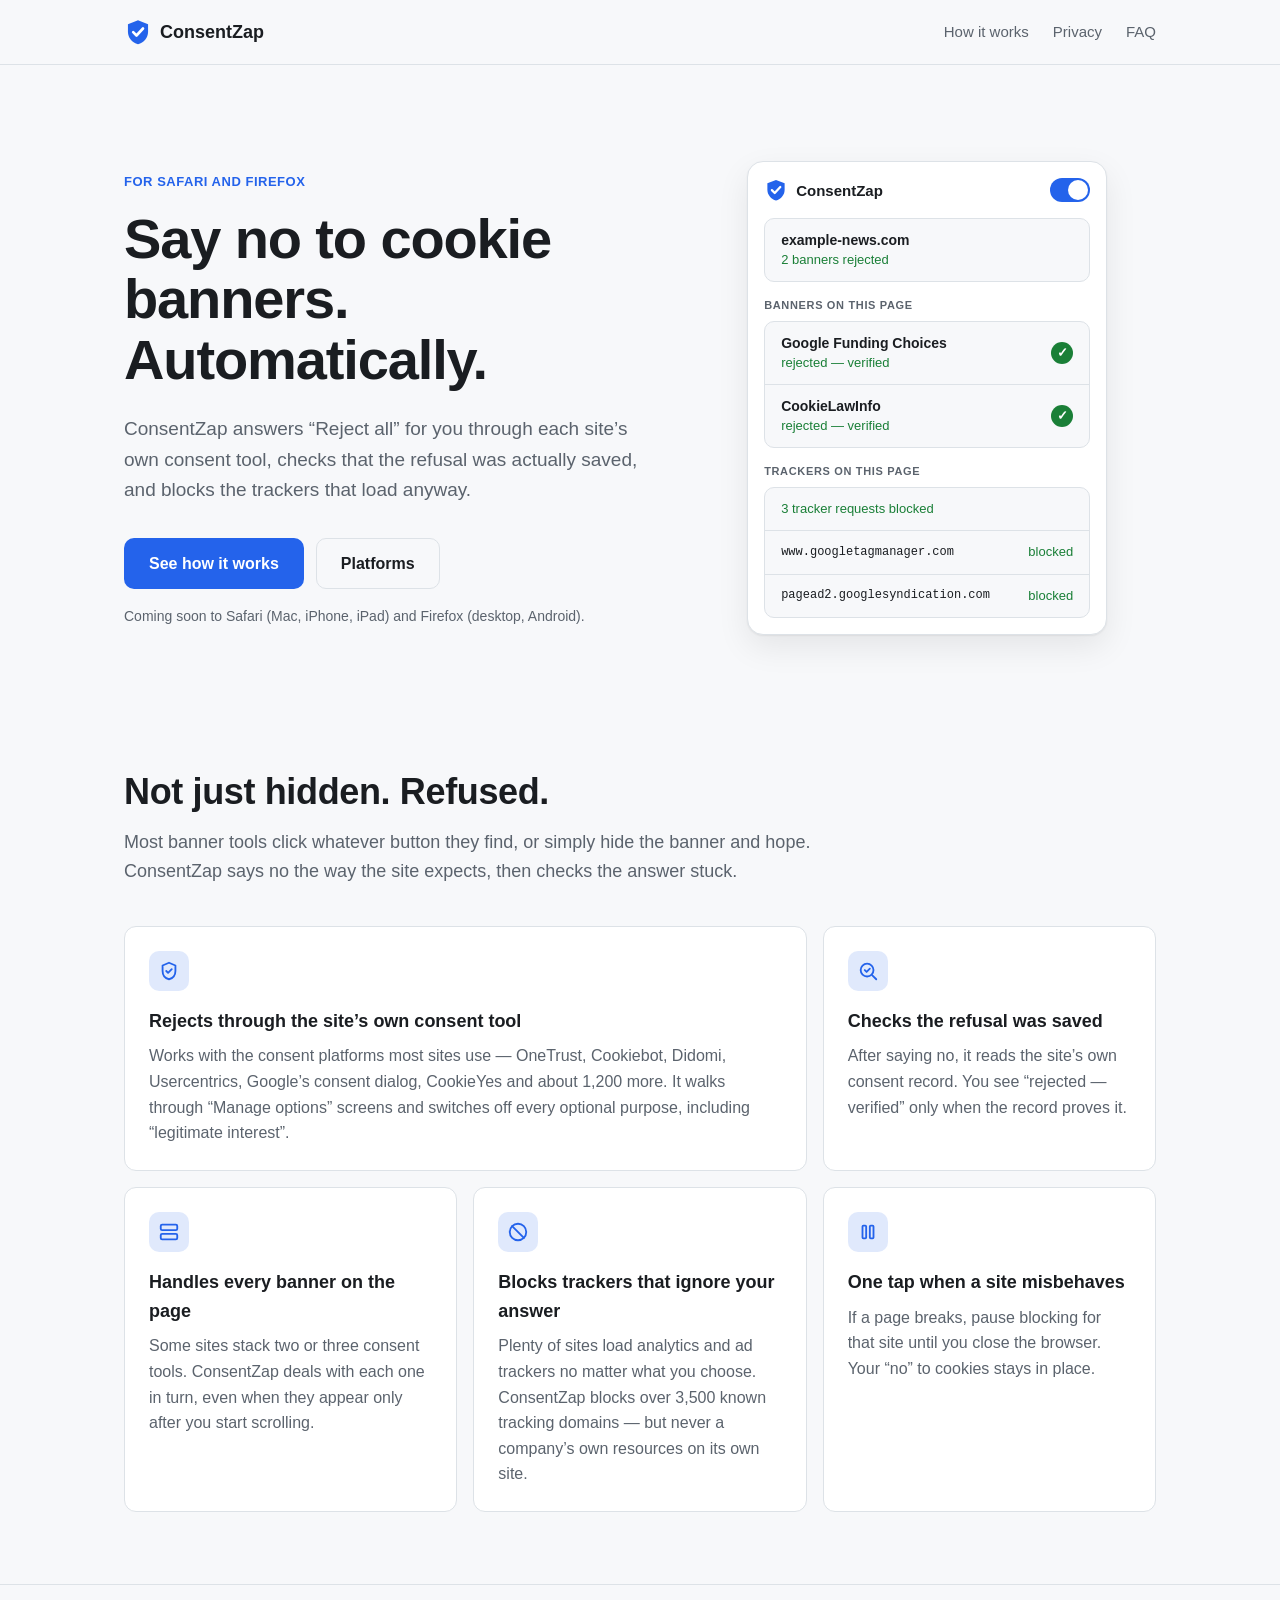
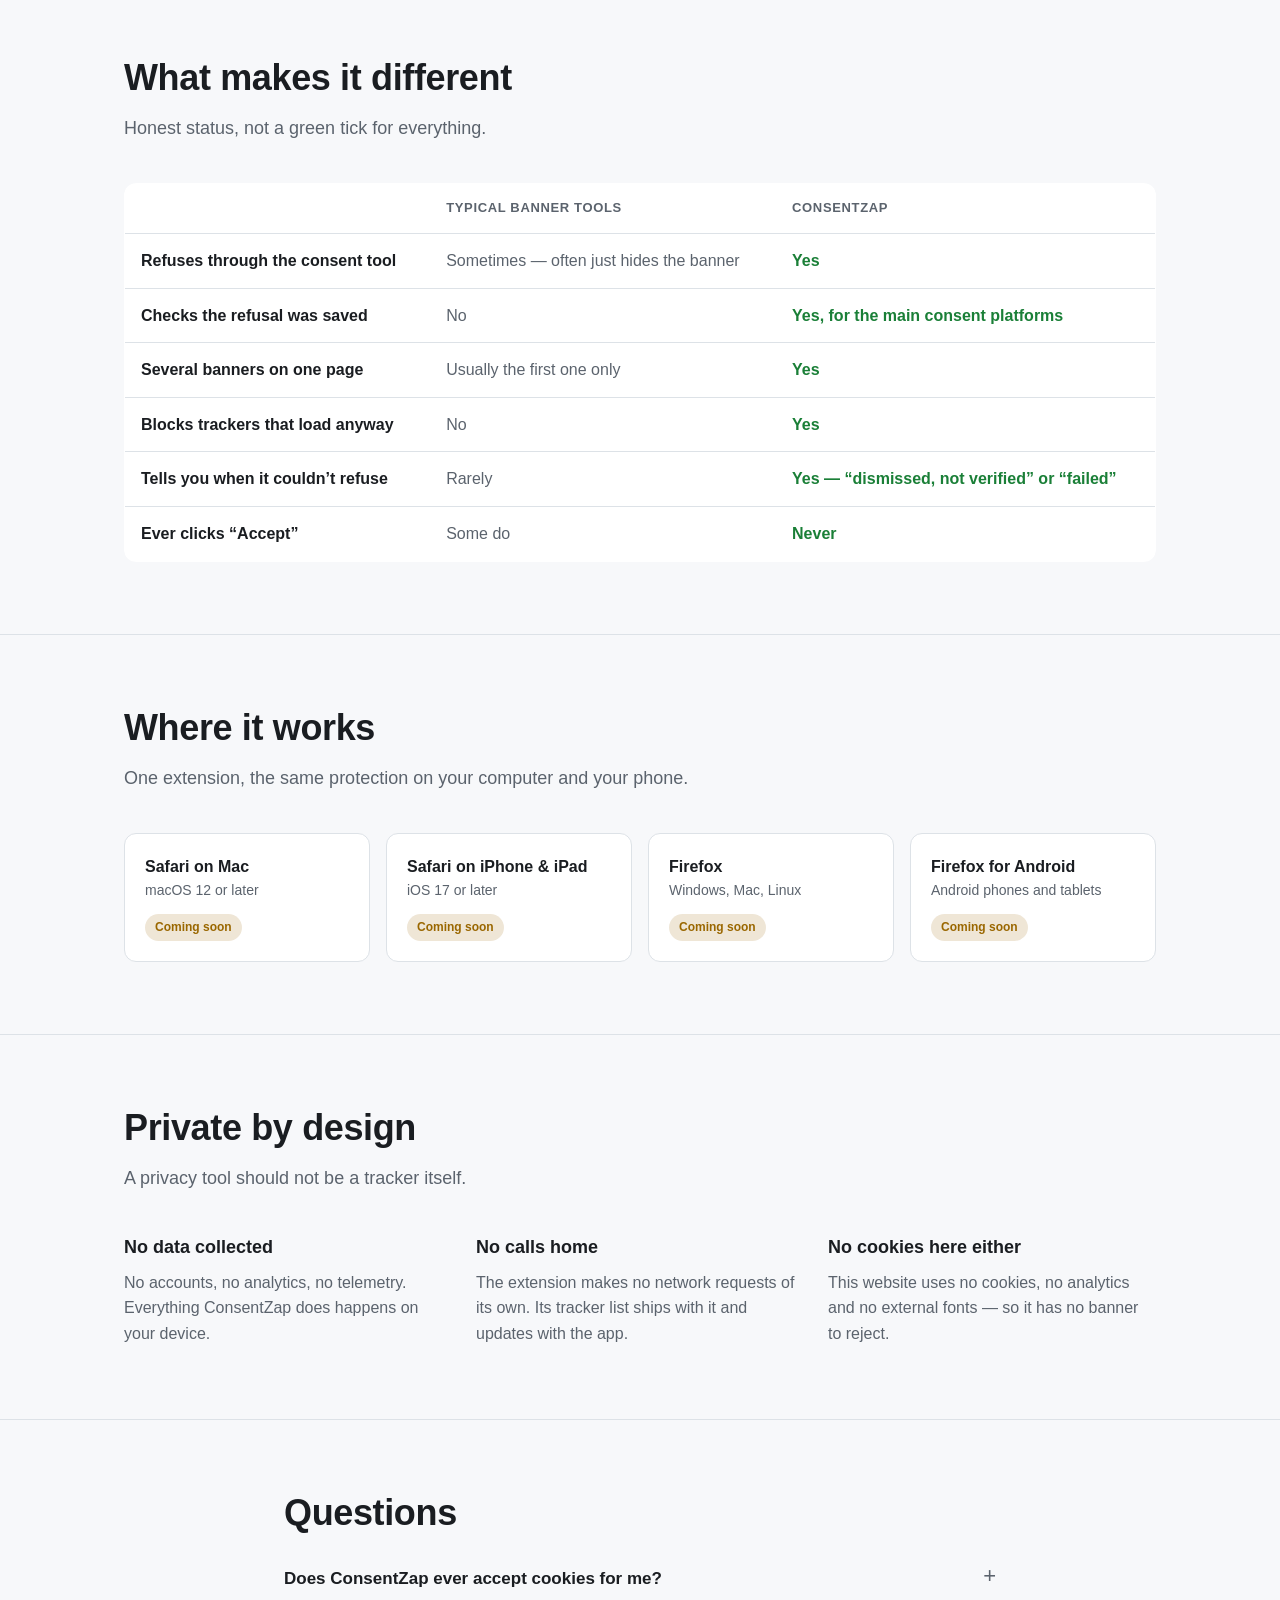
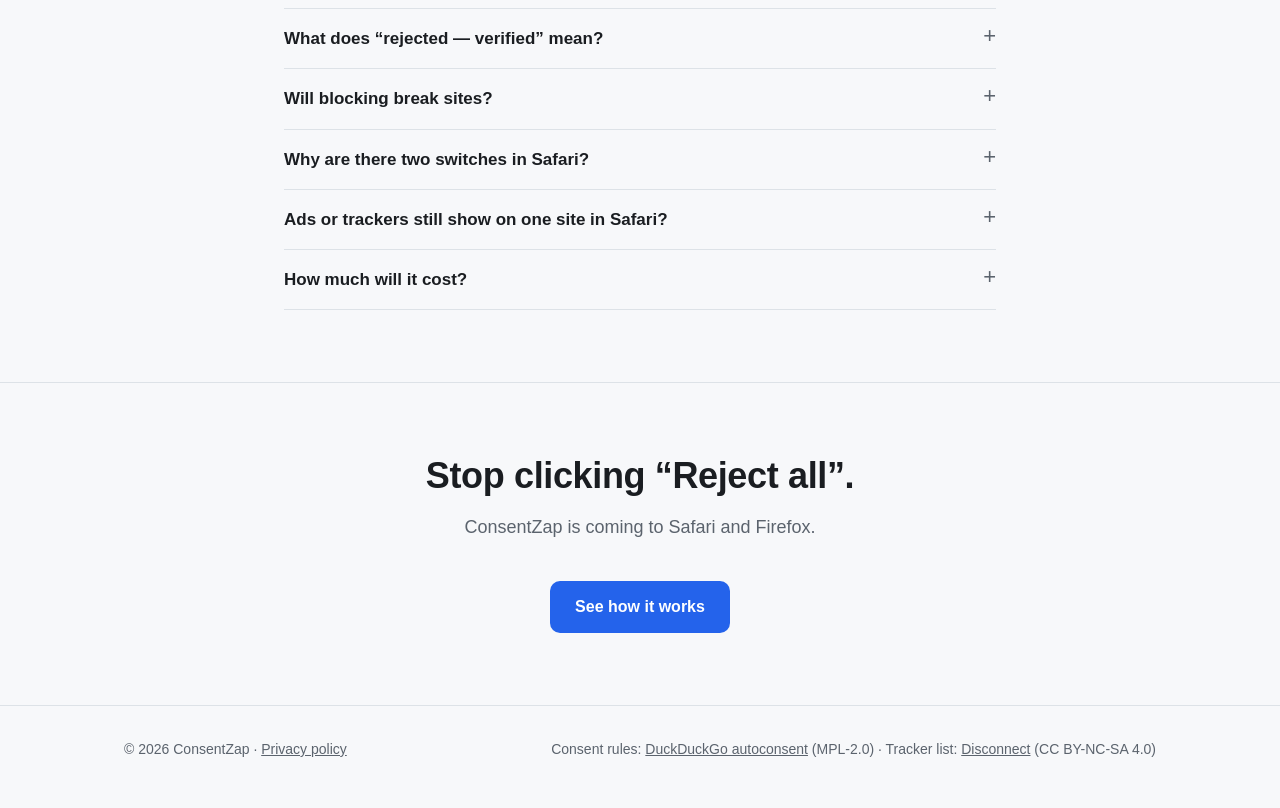
<file: index.html>
<!doctype html>
<html lang="en">
<head>
  <meta charset="utf-8">
  <meta name="viewport" content="width=device-width, initial-scale=1">
  <title>ConsentZap — say no to cookie banners, automatically</title>
  <meta name="description" content="ConsentZap rejects cookie-consent banners through each site's own consent tool, checks the refusal was saved, and blocks trackers that load anyway. Safari and Firefox. Collects no data.">
  <meta property="og:title" content="ConsentZap — say no to cookie banners, automatically">
  <meta property="og:description" content="Rejects cookie banners for you, checks the refusal was saved, blocks trackers. No data collected.">
  <meta property="og:url" content="https://consentzap.app/">
  <meta property="og:type" content="website">
  <meta property="og:image" content="https://consentzap.app/og-image.png">
  <meta property="og:image:width" content="1200">
  <meta property="og:image:height" content="630">
  <meta property="og:image:alt" content="ConsentZap — say no to cookie banners, automatically. The popup shows two banners rejected and verified, and trackers blocked.">
  <meta property="og:site_name" content="ConsentZap">
  <meta name="twitter:card" content="summary_large_image">
  <meta name="twitter:image" content="https://consentzap.app/og-image.png">
  <link rel="canonical" href="https://consentzap.app/">
  <link rel="alternate" type="text/markdown" href="/index.md" title="Markdown version">
  <link rel="icon" href="favicon.svg" type="image/svg+xml">
  <link rel="stylesheet" href="style.css">
  <script type="application/ld+json">
  {
    "@context": "https://schema.org",
    "@type": "SoftwareApplication",
    "name": "ConsentZap",
    "url": "https://consentzap.app/",
    "applicationCategory": "BrowserApplication",
    "operatingSystem": "macOS, iOS, iPadOS, Windows, Linux, Android",
    "description": "Browser extension for Safari and Firefox that rejects cookie-consent banners through each site's own consent tool, verifies the refusal was saved, and blocks known trackers. Collects no data.",
    "softwareVersion": "1.0.0"
  }
  </script>
</head>
<body>
  <header class="nav">
    <div class="wrap">
      <a class="brand" href="/" aria-label="ConsentZap home">
        <svg viewBox="0 0 32 32" aria-hidden="true"><path d="M16 2.5 4.5 7v8.6c0 7 4.9 12.5 11.5 14.4 6.6-1.9 11.5-7.4 11.5-14.4V7Z" fill="#2463eb"/><path d="m10.5 16.2 3.8 3.8 7.4-8" fill="none" stroke="#fff" stroke-width="3" stroke-linecap="round" stroke-linejoin="round"/></svg>
        ConsentZap
      </a>
      <nav class="nav-links" aria-label="Main">
        <a class="hide-narrow" href="#how">How it works</a>
        <a class="hide-narrow" href="#privacy">Privacy</a>
        <a href="#faq">FAQ</a>
      </nav>
    </div>
  </header>

  <main>
    <div class="hero">
      <div class="wrap">
        <div>
          <p class="eyebrow">For Safari and Firefox</p>
          <h1>Say no to cookie banners. Automatically.</h1>
          <p class="lede">ConsentZap answers “Reject all” for you through each site’s own consent tool, checks that the refusal was actually saved, and blocks the trackers that load anyway.</p>
          <div class="actions">
            <a class="btn btn-primary" href="#how">See how it works</a>
            <a class="btn btn-secondary" href="#platforms">Platforms</a>
          </div>
          <p class="note">Coming soon to Safari (Mac, iPhone, iPad) and Firefox (desktop, Android).</p>
        </div>

        <figure class="mock" aria-label="The ConsentZap popup on a news site">
          <div class="mock-head">
            <svg viewBox="0 0 32 32" width="24" height="24" aria-hidden="true"><path d="M16 2.5 4.5 7v8.6c0 7 4.9 12.5 11.5 14.4 6.6-1.9 11.5-7.4 11.5-14.4V7Z" fill="#2463eb"/><path d="m10.5 16.2 3.8 3.8 7.4-8" fill="none" stroke="#fff" stroke-width="3" stroke-linecap="round" stroke-linejoin="round"/></svg>
            <strong>ConsentZap</strong>
            <span class="switch" aria-hidden="true"></span>
          </div>
          <div class="card"><div class="row"><div class="grow"><div class="t">example-news.com</div><div class="s ok">2 banners rejected</div></div></div></div>
          <p class="label">Banners on this page</p>
          <div class="card">
            <div class="row"><div class="grow"><div class="t">Google Funding Choices</div><div class="s ok">rejected — verified</div></div><span class="check" aria-hidden="true">✓</span></div>
            <div class="row"><div class="grow"><div class="t">CookieLawInfo</div><div class="s ok">rejected — verified</div></div><span class="check" aria-hidden="true">✓</span></div>
          </div>
          <p class="label">Trackers on this page</p>
          <div class="card">
            <div class="row"><div class="grow"><div class="s ok">3 tracker requests blocked</div></div></div>
            <div class="row"><div class="grow host">www.googletagmanager.com</div><span class="s ok">blocked</span></div>
            <div class="row"><div class="grow host">pagead2.googlesyndication.com</div><span class="s ok">blocked</span></div>
          </div>
        </figure>
      </div>
    </div>

    <section id="how">
      <div class="wrap">
        <h2>Not just hidden. Refused.</h2>
        <p class="section-lede">Most banner tools click whatever button they find, or simply hide the banner and hope. ConsentZap says no the way the site expects, then checks the answer stuck.</p>
        <div class="features">
          <article class="feature wide">
            <div class="icon"><svg viewBox="0 0 24 24" fill="none" stroke="currentColor" stroke-width="2" stroke-linecap="round" stroke-linejoin="round" aria-hidden="true"><path d="M9 12l2 2 4-4"/><path d="M12 3l7 3v6c0 4.5-3 8-7 9-4-1-7-4.5-7-9V6z"/></svg></div>
            <h3>Rejects through the site’s own consent tool</h3>
            <p>Works with the consent platforms most sites use — OneTrust, Cookiebot, Didomi, Usercentrics, Google’s consent dialog, CookieYes and about 1,200 more. It walks through “Manage options” screens and switches off every optional purpose, including “legitimate interest”.</p>
          </article>
          <article class="feature">
            <div class="icon"><svg viewBox="0 0 24 24" fill="none" stroke="currentColor" stroke-width="2" stroke-linecap="round" stroke-linejoin="round" aria-hidden="true"><circle cx="11" cy="11" r="7"/><path d="m21 21-4.3-4.3"/><path d="m8.5 11 2 2 3.5-3.5"/></svg></div>
            <h3>Checks the refusal was saved</h3>
            <p>After saying no, it reads the site’s own consent record. You see “rejected — verified” only when the record proves it.</p>
          </article>
          <article class="feature">
            <div class="icon"><svg viewBox="0 0 24 24" fill="none" stroke="currentColor" stroke-width="2" stroke-linecap="round" stroke-linejoin="round" aria-hidden="true"><rect x="3" y="4" width="18" height="6" rx="1.5"/><rect x="3" y="14" width="18" height="6" rx="1.5"/></svg></div>
            <h3>Handles every banner on the page</h3>
            <p>Some sites stack two or three consent tools. ConsentZap deals with each one in turn, even when they appear only after you start scrolling.</p>
          </article>
          <article class="feature">
            <div class="icon"><svg viewBox="0 0 24 24" fill="none" stroke="currentColor" stroke-width="2" stroke-linecap="round" stroke-linejoin="round" aria-hidden="true"><circle cx="12" cy="12" r="9"/><path d="M5.6 5.6l12.8 12.8"/></svg></div>
            <h3>Blocks trackers that ignore your answer</h3>
            <p>Plenty of sites load analytics and ad trackers no matter what you choose. ConsentZap blocks over 3,500 known tracking domains — but never a company’s own resources on its own site.</p>
          </article>
          <article class="feature">
            <div class="icon"><svg viewBox="0 0 24 24" fill="none" stroke="currentColor" stroke-width="2" stroke-linecap="round" stroke-linejoin="round" aria-hidden="true"><rect x="6" y="5" width="4" height="14" rx="1"/><rect x="14" y="5" width="4" height="14" rx="1"/></svg></div>
            <h3>One tap when a site misbehaves</h3>
            <p>If a page breaks, pause blocking for that site until you close the browser. Your “no” to cookies stays in place.</p>
          </article>
        </div>
      </div>
    </section>

    <section>
      <div class="wrap">
        <h2>What makes it different</h2>
        <p class="section-lede">Honest status, not a green tick for everything.</p>
        <div class="compare-wrap">
          <table class="compare">
            <thead><tr><th scope="col"></th><th scope="col">Typical banner tools</th><th scope="col">ConsentZap</th></tr></thead>
            <tbody>
              <tr><td>Refuses through the consent tool</td><td class="no">Sometimes — often just hides the banner</td><td class="yes">Yes</td></tr>
              <tr><td>Checks the refusal was saved</td><td class="no">No</td><td class="yes">Yes, for the main consent platforms</td></tr>
              <tr><td>Several banners on one page</td><td class="no">Usually the first one only</td><td class="yes">Yes</td></tr>
              <tr><td>Blocks trackers that load anyway</td><td class="no">No</td><td class="yes">Yes</td></tr>
              <tr><td>Tells you when it couldn’t refuse</td><td class="no">Rarely</td><td class="yes">Yes — “dismissed, not verified” or “failed”</td></tr>
              <tr><td>Ever clicks “Accept”</td><td class="no">Some do</td><td class="yes">Never</td></tr>
            </tbody>
          </table>
        </div>
      </div>
    </section>

    <section id="platforms">
      <div class="wrap">
        <h2>Where it works</h2>
        <p class="section-lede">One extension, the same protection on your computer and your phone.</p>
        <div class="platforms">
          <div class="platform"><div class="t">Safari on Mac</div><div class="s">macOS 12 or later</div><span class="badge">Coming soon</span></div>
          <div class="platform"><div class="t">Safari on iPhone &amp; iPad</div><div class="s">iOS 17 or later</div><span class="badge">Coming soon</span></div>
          <div class="platform"><div class="t">Firefox</div><div class="s">Windows, Mac, Linux</div><span class="badge">Coming soon</span></div>
          <div class="platform"><div class="t">Firefox for Android</div><div class="s">Android phones and tablets</div><span class="badge">Coming soon</span></div>
        </div>
      </div>
    </section>

    <section id="privacy">
      <div class="wrap">
        <h2>Private by design</h2>
        <p class="section-lede">A privacy tool should not be a tracker itself.</p>
        <div class="privacy">
          <div><strong>No data collected</strong><p>No accounts, no analytics, no telemetry. Everything ConsentZap does happens on your device.</p></div>
          <div><strong>No calls home</strong><p>The extension makes no network requests of its own. Its tracker list ships with it and updates with the app.</p></div>
          <div><strong>No cookies here either</strong><p>This website uses no cookies, no analytics and no external fonts — so it has no banner to reject.</p></div>
        </div>
      </div>
    </section>

    <section id="faq">
      <div class="wrap faq">
        <h2>Questions</h2>
        <details><summary>Does ConsentZap ever accept cookies for me?</summary><p>No. It only ever chooses “reject” or the most restrictive option a site offers. If a site leaves no way to refuse, ConsentZap tells you instead of clicking “Accept”.</p></details>
        <details><summary>What does “rejected — verified” mean?</summary><p>After refusing, ConsentZap reads the consent record the site itself stores (for example its consent cookie or the industry-standard TCF data) and confirms every optional purpose is off. If it can only hide a banner, it says “dismissed — rejection not verified”.</p></details>
        <details><summary>Will blocking break sites?</summary><p>Rarely. Video embeds, fonts, login buttons and anti-bot checks are never blocked, and a company’s own resources load on its own site. If a page still misbehaves, pause blocking for that site with one tap.</p></details>
        <details><summary>Why are there two switches in Safari?</summary><p>Safari runs tracker blocking as a separate “content blocker”. Turn on both <em>ConsentZap</em> and <em>ConsentZap Blocker</em> in Safari’s Extensions settings.</p></details>
        <details><summary>Ads or trackers still show on one site in Safari?</summary><p>Safari can switch content blockers off for a single site. Open the page menu in the address bar (the “AA” or page-settings button) and choose <em>Turn On Content Blockers</em>. To check every site: Settings → Apps → Safari → Content Blockers, and make sure <em>Other Websites</em> is on.</p></details>
        <details><summary>How much will it cost?</summary><p>Pricing will be announced at launch.</p></details>
      </div>
    </section>

    <section class="cta">
      <div class="wrap">
        <h2>Stop clicking “Reject all”.</h2>
        <p class="section-lede">ConsentZap is coming to Safari and Firefox.</p>
        <div class="actions"><a class="btn btn-primary" href="#how">See how it works</a></div>
      </div>
    </section>
  </main>

  <footer>
    <div class="wrap">
      <div>© 2026 ConsentZap · <a href="privacy.html">Privacy policy</a></div>
      <div>Consent rules: <a href="https://github.com/duckduckgo/autoconsent">DuckDuckGo autoconsent</a> (MPL-2.0) · Tracker list: <a href="https://disconnect.me/trackerprotection">Disconnect</a> (CC BY-NC-SA 4.0)</div>
    </div>
  </footer>
</body>
</html>
</file>
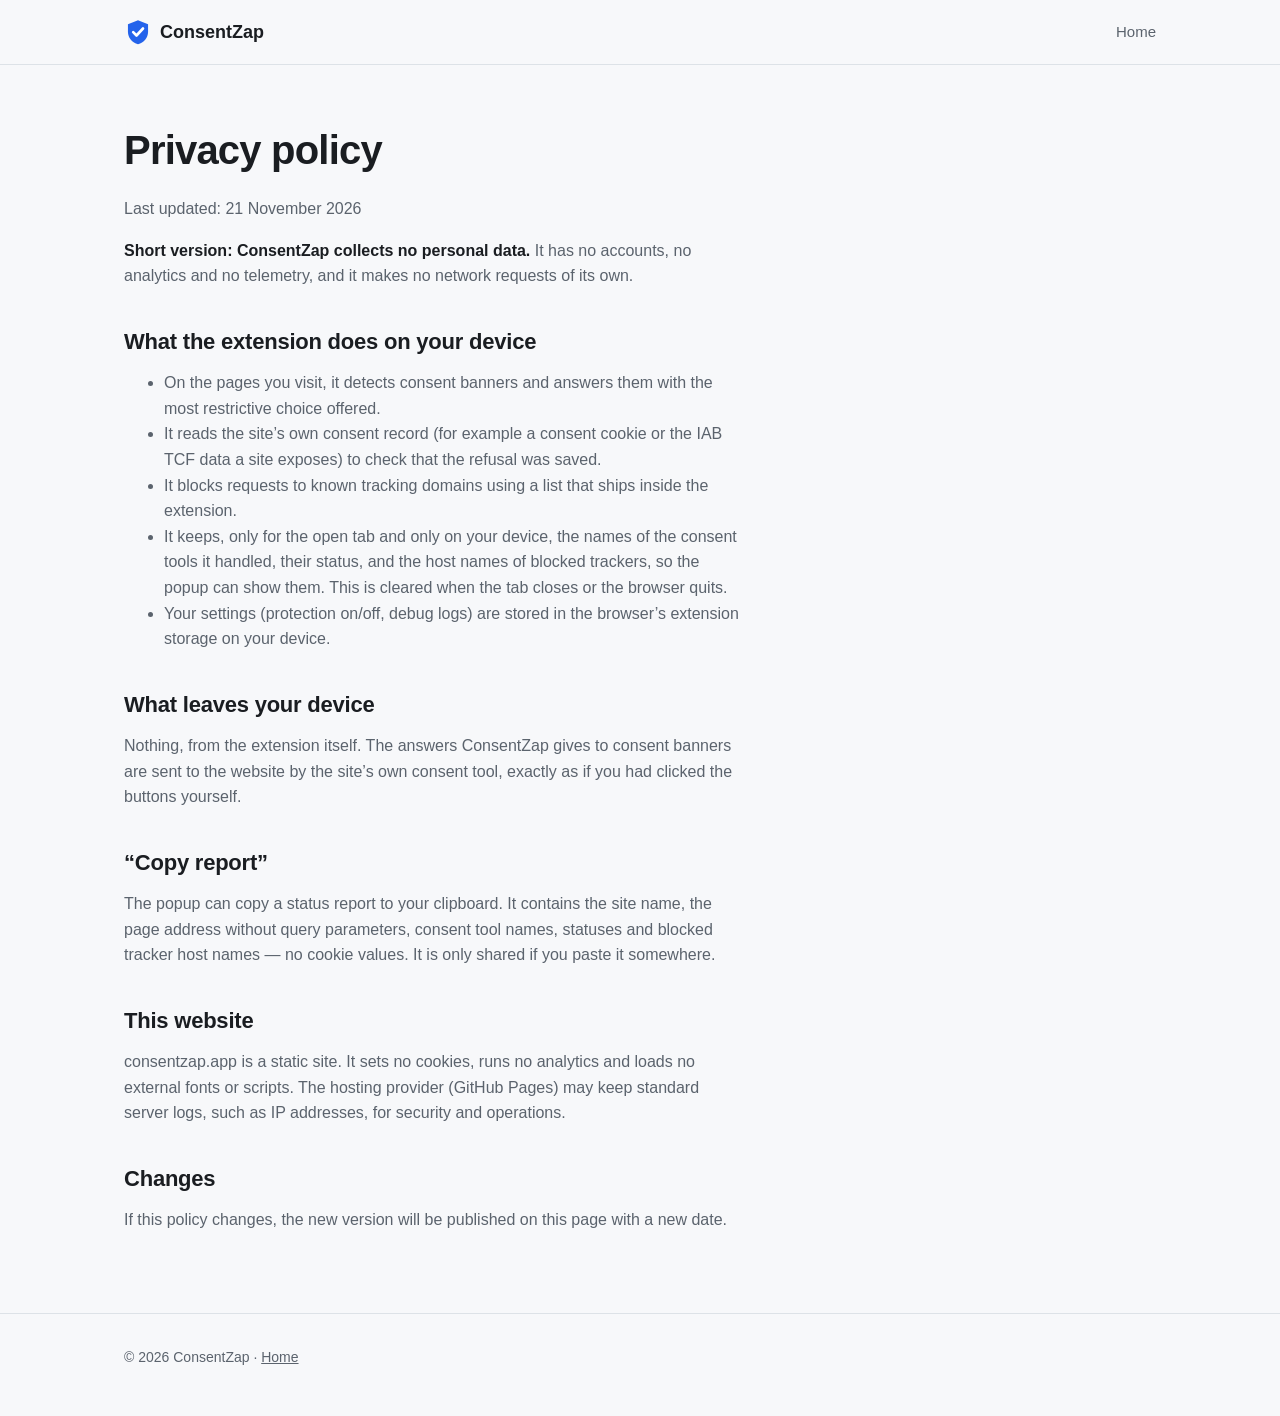
<file: privacy.html>
<!doctype html>
<html lang="en">
<head>
  <meta charset="utf-8">
  <meta name="viewport" content="width=device-width, initial-scale=1">
  <title>Privacy policy — ConsentZap</title>
  <meta name="description" content="ConsentZap collects no personal data. Everything runs on your device.">
  <link rel="canonical" href="https://consentzap.app/privacy.html">
  <meta property="og:title" content="Privacy policy — ConsentZap">
  <meta property="og:description" content="ConsentZap collects no personal data. Everything runs on your device.">
  <meta property="og:url" content="https://consentzap.app/privacy.html">
  <meta property="og:type" content="article">
  <meta property="og:image" content="https://consentzap.app/og-image.png">
  <meta property="og:image:width" content="1200">
  <meta property="og:image:height" content="630">
  <meta property="og:image:alt" content="ConsentZap — say no to cookie banners, automatically. The popup shows two banners rejected and verified, and trackers blocked.">
  <meta property="og:site_name" content="ConsentZap">
  <meta name="twitter:card" content="summary_large_image">
  <meta name="twitter:image" content="https://consentzap.app/og-image.png">
  <link rel="alternate" type="text/markdown" href="/privacy.md" title="Markdown version">
  <link rel="icon" href="favicon.svg" type="image/svg+xml">
  <link rel="stylesheet" href="style.css">
</head>
<body>
  <header class="nav">
    <div class="wrap">
      <a class="brand" href="/" aria-label="ConsentZap home">
        <svg viewBox="0 0 32 32" aria-hidden="true"><path d="M16 2.5 4.5 7v8.6c0 7 4.9 12.5 11.5 14.4 6.6-1.9 11.5-7.4 11.5-14.4V7Z" fill="#2463eb"/><path d="m10.5 16.2 3.8 3.8 7.4-8" fill="none" stroke="#fff" stroke-width="3" stroke-linecap="round" stroke-linejoin="round"/></svg>
        ConsentZap
      </a>
      <nav class="nav-links" aria-label="Main"><a href="/">Home</a></nav>
    </div>
  </header>

  <main class="wrap">
    <article class="prose">
      <h1>Privacy policy</h1>
      <p>Last updated: 21 November 2026</p>

      <p><strong>Short version: ConsentZap collects no personal data.</strong> It has no accounts, no analytics and no telemetry, and it makes no network requests of its own.</p>

      <h2>What the extension does on your device</h2>
      <ul>
        <li>On the pages you visit, it detects consent banners and answers them with the most restrictive choice offered.</li>
        <li>It reads the site’s own consent record (for example a consent cookie or the IAB TCF data a site exposes) to check that the refusal was saved.</li>
        <li>It blocks requests to known tracking domains using a list that ships inside the extension.</li>
        <li>It keeps, only for the open tab and only on your device, the names of the consent tools it handled, their status, and the host names of blocked trackers, so the popup can show them. This is cleared when the tab closes or the browser quits.</li>
        <li>Your settings (protection on/off, debug logs) are stored in the browser’s extension storage on your device.</li>
      </ul>

      <h2>What leaves your device</h2>
      <p>Nothing, from the extension itself. The answers ConsentZap gives to consent banners are sent to the website by the site’s own consent tool, exactly as if you had clicked the buttons yourself.</p>

      <h2>“Copy report”</h2>
      <p>The popup can copy a status report to your clipboard. It contains the site name, the page address without query parameters, consent tool names, statuses and blocked tracker host names — no cookie values. It is only shared if you paste it somewhere.</p>

      <h2>This website</h2>
      <p>consentzap.app is a static site. It sets no cookies, runs no analytics and loads no external fonts or scripts. The hosting provider (GitHub Pages) may keep standard server logs, such as IP addresses, for security and operations.</p>

      <h2>Changes</h2>
      <p>If this policy changes, the new version will be published on this page with a new date.</p>
    </article>
  </main>

  <footer>
    <div class="wrap"><div>© 2026 ConsentZap · <a href="/">Home</a></div></div>
  </footer>
</body>
</html>
</file>
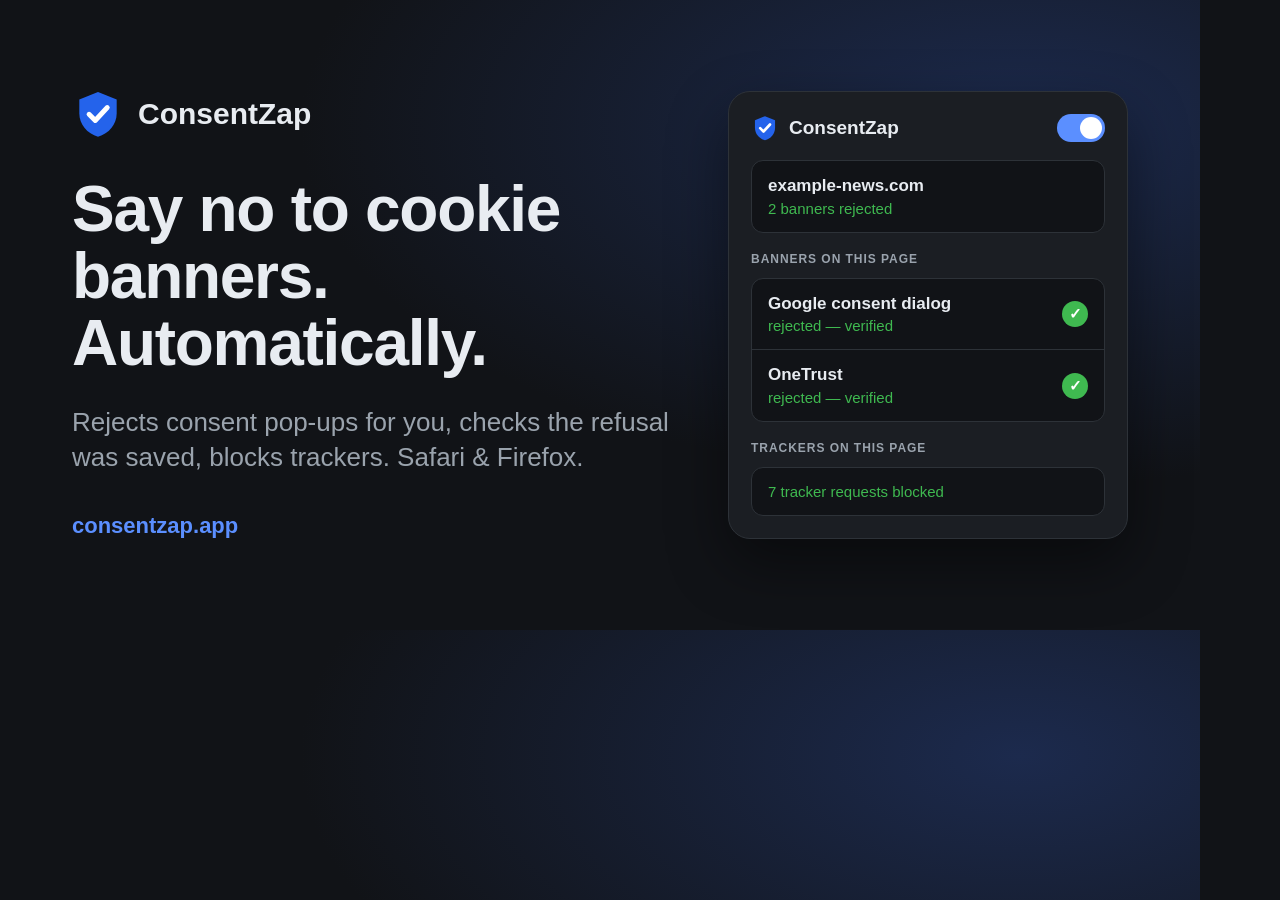
<file: og/og.html>
<!doctype html>
<html lang="en">
<head>
<meta charset="utf-8">
<title>ConsentZap OG image source</title>
<!-- Source for ../og-image.png (1200x630). Regenerate:
     firefox -headless --window-size=1200,630 --screenshot og-image.png file:///…/og/og.html -->
<style>
  * { box-sizing: border-box; margin: 0; }
  html, body { width: 1200px; height: 630px; overflow: hidden; }
  body {
    background: radial-gradient(1200px 600px at 85% 20%, #1c2a4d 0%, #111317 60%);
    color: #e8ecf1;
    font: 16px/1.4 -apple-system, BlinkMacSystemFont, "Segoe UI", Roboto, sans-serif;
    display: grid; grid-template-columns: 1fr 400px; gap: 56px; align-items: center;
    padding: 64px 72px;
  }
  .brand { display: flex; align-items: center; gap: 14px; font-size: 30px; font-weight: 700; margin-bottom: 36px; }
  .brand svg { width: 52px; height: 52px; }
  h1 { font-size: 64px; line-height: 1.05; letter-spacing: -0.02em; margin-bottom: 28px; }
  p { font-size: 26px; color: #9aa3ad; line-height: 1.35; }
  .url { margin-top: 36px; font-size: 22px; color: #5b8fff; font-weight: 600; }
  .mock { background: #1b1e23; border: 1px solid #2d3238; border-radius: 22px; padding: 22px; box-shadow: 0 24px 60px rgba(0,0,0,.45); font-size: 17px; }
  .head { display: flex; align-items: center; gap: 10px; margin-bottom: 18px; }
  .head strong { flex: 1; font-size: 19px; }
  .switch { width: 48px; height: 28px; border-radius: 14px; background: #5b8fff; position: relative; }
  .switch::after { content: ""; position: absolute; top: 3px; right: 3px; width: 22px; height: 22px; border-radius: 50%; background: #fff; }
  .card { border: 1px solid #2d3238; border-radius: 12px; background: #111317; }
  .row { display: flex; align-items: center; gap: 10px; padding: 13px 16px; }
  .row + .row { border-top: 1px solid #2d3238; }
  .grow { flex: 1; }
  .t { font-weight: 600; }
  .s { font-size: 15px; color: #3fb950; }
  .label { font-size: 12px; font-weight: 700; letter-spacing: .08em; color: #9aa3ad; margin: 18px 0 10px; }
  .check { width: 26px; height: 26px; border-radius: 50%; background: #3fb950; color: #fff; display: grid; place-items: center; font-weight: 800; font-size: 15px; }
</style>
</head>
<body>
  <div>
    <div class="brand">
      <svg viewBox="0 0 32 32"><path d="M16 2.5 4.5 7v8.6c0 7 4.9 12.5 11.5 14.4 6.6-1.9 11.5-7.4 11.5-14.4V7Z" fill="#2463eb"/><path d="m10.5 16.2 3.8 3.8 7.4-8" fill="none" stroke="#fff" stroke-width="3" stroke-linecap="round" stroke-linejoin="round"/></svg>
      ConsentZap
    </div>
    <h1>Say no to cookie banners. Automatically.</h1>
    <p>Rejects consent pop-ups for you, checks the refusal was saved, blocks trackers. Safari &amp; Firefox.</p>
    <div class="url">consentzap.app</div>
  </div>
  <div class="mock">
    <div class="head">
      <svg viewBox="0 0 32 32" width="28" height="28"><path d="M16 2.5 4.5 7v8.6c0 7 4.9 12.5 11.5 14.4 6.6-1.9 11.5-7.4 11.5-14.4V7Z" fill="#2463eb"/><path d="m10.5 16.2 3.8 3.8 7.4-8" fill="none" stroke="#fff" stroke-width="3" stroke-linecap="round" stroke-linejoin="round"/></svg>
      <strong>ConsentZap</strong><span class="switch"></span>
    </div>
    <div class="card"><div class="row"><div class="grow"><div class="t">example-news.com</div><div class="s">2 banners rejected</div></div></div></div>
    <div class="label">BANNERS ON THIS PAGE</div>
    <div class="card">
      <div class="row"><div class="grow"><div class="t">Google consent dialog</div><div class="s">rejected — verified</div></div><span class="check">✓</span></div>
      <div class="row"><div class="grow"><div class="t">OneTrust</div><div class="s">rejected — verified</div></div><span class="check">✓</span></div>
    </div>
    <div class="label">TRACKERS ON THIS PAGE</div>
    <div class="card"><div class="row"><div class="grow s">7 tracker requests blocked</div></div></div>
  </div>
</body>
</html>
</file>
<file: style.css>
/* ConsentZap site. No external resources: system fonts, inline SVG, no tracking. 8 px grid. */
:root {
  --bg: #f7f8fa;
  --surface: #ffffff;
  --fg: #1a1d21;
  --muted: #5b636d;
  --border: #dde2e7;
  --accent: #2463eb;
  --accent-strong: #1b4fc4;
  --accent-fg: #ffffff;
  --ok: #1a7f37;
  --warn: #9a6700;
  --radius: 12px;
  --max: 1080px;
  color-scheme: light;
}
@media (prefers-color-scheme: dark) {
  :root {
    --bg: #111317;
    --surface: #1b1e23;
    --fg: #e8ecf1;
    --muted: #9aa3ad;
    --border: #2d3238;
    --accent: #5b8fff;
    --accent-strong: #7aa5ff;
    --accent-fg: #0b1220;
    --ok: #3fb950;
    --warn: #d29922;
    color-scheme: dark;
  }
}

* { box-sizing: border-box; }
html { scroll-behavior: smooth; }
@media (prefers-reduced-motion: reduce) { html { scroll-behavior: auto; } }
body {
  margin: 0;
  background: var(--bg);
  color: var(--fg);
  font: 16px/1.6 -apple-system, BlinkMacSystemFont, "Segoe UI", Roboto, "Helvetica Neue", sans-serif;
  -webkit-font-smoothing: antialiased;
}
a { color: var(--accent); }
a:focus-visible, button:focus-visible { outline: 2px solid var(--accent); outline-offset: 3px; border-radius: 4px; }
.wrap { max-width: var(--max); margin: 0 auto; padding: 0 24px; }
@media (max-width: 480px) { .wrap { padding: 0 16px; } }

/* Nav */
.nav { border-bottom: 1px solid var(--border); background: var(--bg); position: sticky; top: 0; z-index: 10; }
.nav .wrap { display: flex; align-items: center; justify-content: space-between; height: 64px; gap: 16px; }
.brand { display: flex; align-items: center; gap: 8px; color: var(--fg); text-decoration: none; font-weight: 700; font-size: 18px; }
.brand svg { width: 28px; height: 28px; }
.nav-links { display: flex; gap: 24px; align-items: center; }
.nav-links a { color: var(--muted); text-decoration: none; font-size: 15px; }
.nav-links a:hover { color: var(--fg); }
@media (max-width: 640px) { .nav-links .hide-narrow { display: none; } }

/* Buttons */
.btn {
  display: inline-flex; align-items: center; justify-content: center; gap: 8px;
  min-height: 48px; padding: 12px 24px; border-radius: 10px;
  font: inherit; font-weight: 600; text-decoration: none; cursor: pointer;
  border: 1px solid transparent;
}
.btn-primary { background: var(--accent); color: var(--accent-fg); }
.btn-primary:hover { background: var(--accent-strong); }
.btn-secondary { background: transparent; color: var(--fg); border-color: var(--border); }
.btn-secondary:hover { border-color: var(--muted); }

/* Hero */
.hero { padding: 96px 0 64px; }
.hero .wrap { display: grid; grid-template-columns: minmax(0, 1.15fr) minmax(0, 1fr); gap: 48px; align-items: center; }
@media (max-width: 880px) { .hero { padding: 56px 0 40px; } .hero .wrap { grid-template-columns: minmax(0, 1fr); } }
.eyebrow { display: inline-block; font-size: 13px; font-weight: 600; letter-spacing: 0.04em; text-transform: uppercase; color: var(--accent); margin: 0 0 16px; }
h1 { overflow-wrap: break-word; font-size: clamp(34px, 5.2vw, 56px); line-height: 1.08; letter-spacing: -0.02em; margin: 0 0 24px; }
.lede { font-size: 19px; color: var(--muted); margin: 0 0 32px; max-width: 34em; }
.actions { display: flex; gap: 12px; flex-wrap: wrap; }
.note { font-size: 14px; color: var(--muted); margin: 16px 0 0; }

/* Popup mock (mirrors the real extension popup) */
.mock {
  background: var(--surface); border: 1px solid var(--border); border-radius: 16px;
  padding: 16px; max-width: 360px; justify-self: center; width: 100%; margin: 0;
  box-shadow: 0 1px 2px rgba(0,0,0,.06), 0 12px 32px rgba(0,0,0,.08);
  font-size: 14px; line-height: 1.4;
}
.mock-head { display: flex; align-items: center; gap: 8px; margin-bottom: 16px; }
.mock-head strong { flex: 1; font-size: 15px; }
.switch { width: 40px; height: 24px; border-radius: 12px; background: var(--accent); position: relative; }
.switch::after { content: ""; position: absolute; top: 2px; right: 2px; width: 20px; height: 20px; border-radius: 50%; background: #fff; }
.card { border: 1px solid var(--border); border-radius: 10px; background: var(--bg); }
.card .row { display: flex; align-items: center; gap: 8px; padding: 12px 16px; }
.card .row + .row { border-top: 1px solid var(--border); }
.row .grow { flex: 1; min-width: 0; overflow-wrap: anywhere; }
.row .t { font-weight: 600; }
.row .s { font-size: 13px; color: var(--muted); }
.row .s.ok { color: var(--ok); }
.label { font-size: 11px; font-weight: 600; letter-spacing: .06em; text-transform: uppercase; color: var(--muted); margin: 16px 0 8px; }
.check { width: 22px; height: 22px; border-radius: 50%; background: var(--ok); color: #fff; display: grid; place-items: center; font-size: 13px; font-weight: 700; flex: none; }
.host { font-family: ui-monospace, SFMono-Regular, Menlo, monospace; font-size: 12px; }

/* Sections */
section { padding: 72px 0; }
section + section { border-top: 1px solid var(--border); }
h2 { font-size: clamp(28px, 3.4vw, 36px); line-height: 1.15; letter-spacing: -0.01em; margin: 0 0 16px; }
.section-lede { color: var(--muted); font-size: 18px; margin: 0 0 40px; max-width: 40em; }

.features { display: grid; grid-template-columns: repeat(3, 1fr); gap: 16px; }
@media (max-width: 880px) { .features { grid-template-columns: 1fr; } }
.feature { background: var(--surface); border: 1px solid var(--border); border-radius: var(--radius); padding: 24px; }
.feature.wide { grid-column: span 2; }
@media (max-width: 880px) { .feature.wide { grid-column: auto; } }
.feature h3 { font-size: 18px; margin: 16px 0 8px; }
.feature p { margin: 0; color: var(--muted); }
.icon { width: 40px; height: 40px; border-radius: 10px; display: grid; place-items: center; background: color-mix(in srgb, var(--accent) 14%, transparent); color: var(--accent); }
.icon svg { width: 22px; height: 22px; }

/* Compare */
.compare { width: 100%; border-collapse: collapse; background: var(--surface); border: 1px solid var(--border); border-radius: var(--radius); overflow: hidden; }
.compare-wrap { overflow-x: auto; border-radius: var(--radius); }
.compare th, .compare td { text-align: left; padding: 14px 16px; border-bottom: 1px solid var(--border); vertical-align: top; }
.compare tr:last-child td { border-bottom: 0; }
.compare th { font-size: 13px; text-transform: uppercase; letter-spacing: .05em; color: var(--muted); font-weight: 600; }
.compare td:first-child { font-weight: 600; }
.yes { color: var(--ok); font-weight: 600; }
.no { color: var(--muted); }

/* Platforms */
.platforms { display: grid; grid-template-columns: repeat(4, 1fr); gap: 16px; }
@media (max-width: 880px) { .platforms { grid-template-columns: repeat(2, 1fr); } }
@media (max-width: 480px) { .platforms { grid-template-columns: 1fr; } }
.platform { background: var(--surface); border: 1px solid var(--border); border-radius: var(--radius); padding: 20px; }
.platform .t { font-weight: 700; }
.platform .s { color: var(--muted); font-size: 14px; }
.badge { display: inline-block; margin-top: 12px; font-size: 12px; font-weight: 600; padding: 4px 10px; border-radius: 999px; background: color-mix(in srgb, var(--warn) 16%, transparent); color: var(--warn); }

/* Privacy band */
.privacy { display: grid; grid-template-columns: repeat(3, 1fr); gap: 24px; }
@media (max-width: 880px) { .privacy { grid-template-columns: 1fr; } }
.privacy p { margin: 8px 0 0; color: var(--muted); }
.privacy strong { font-size: 18px; }

/* FAQ */
.faq { max-width: 760px; }
.faq details { border-bottom: 1px solid var(--border); padding: 16px 0; }
.faq summary { cursor: pointer; font-weight: 600; font-size: 17px; list-style: none; display: flex; justify-content: space-between; gap: 16px; }
.faq summary::-webkit-details-marker { display: none; }
.faq summary::after { content: "+"; color: var(--muted); font-weight: 400; font-size: 22px; line-height: 1; }
.faq details[open] summary::after { content: "–"; }
.faq details p { color: var(--muted); margin: 12px 0 0; }

/* CTA + footer */
.cta { text-align: center; }
.cta .section-lede { margin-left: auto; margin-right: auto; }
.cta .actions { justify-content: center; }
footer { border-top: 1px solid var(--border); padding: 32px 0 48px; color: var(--muted); font-size: 14px; }
footer .wrap { display: flex; justify-content: space-between; gap: 16px; flex-wrap: wrap; }
footer a { color: var(--muted); }

/* Prose (privacy page) */
.prose { max-width: 70ch; padding: 64px 0; }
.prose h1 { font-size: 40px; }
.prose h2 { font-size: 22px; margin-top: 40px; }
.prose p, .prose li { color: var(--muted); }
.prose strong { color: var(--fg); }
</file>
